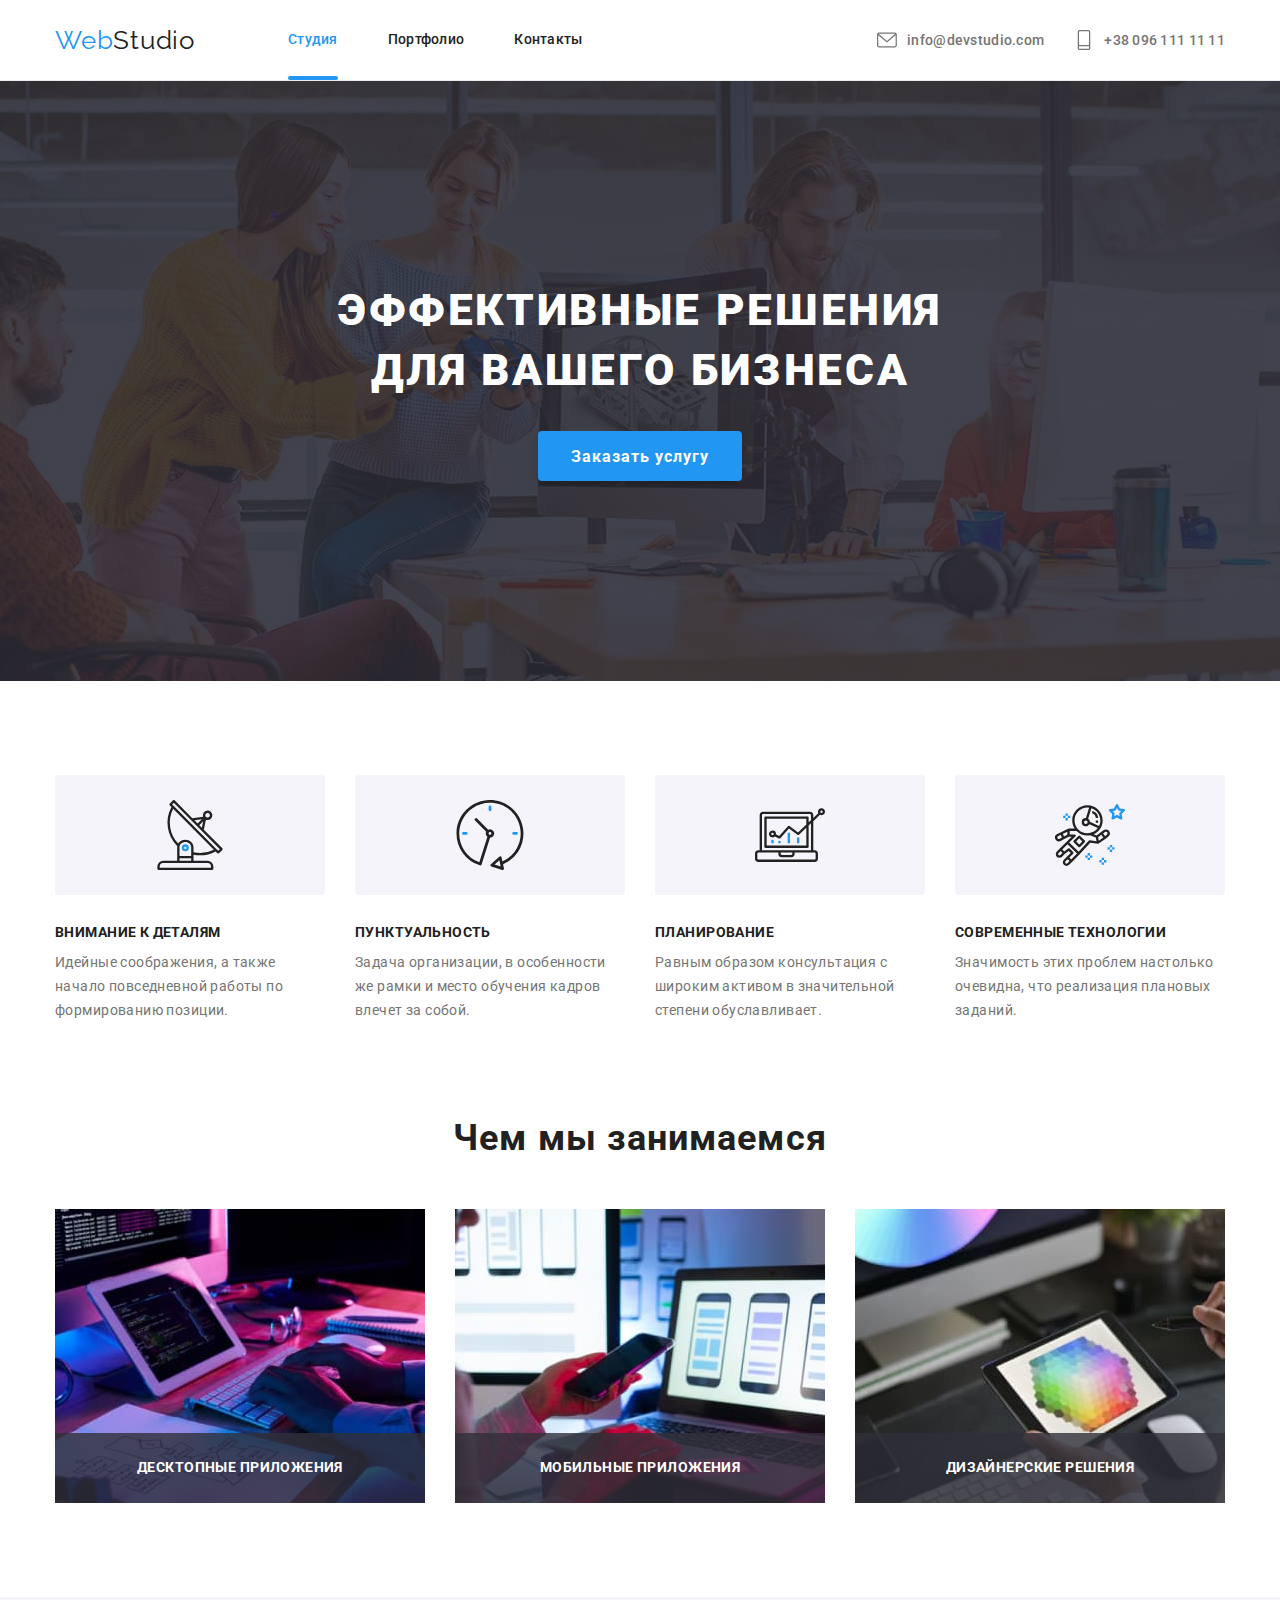
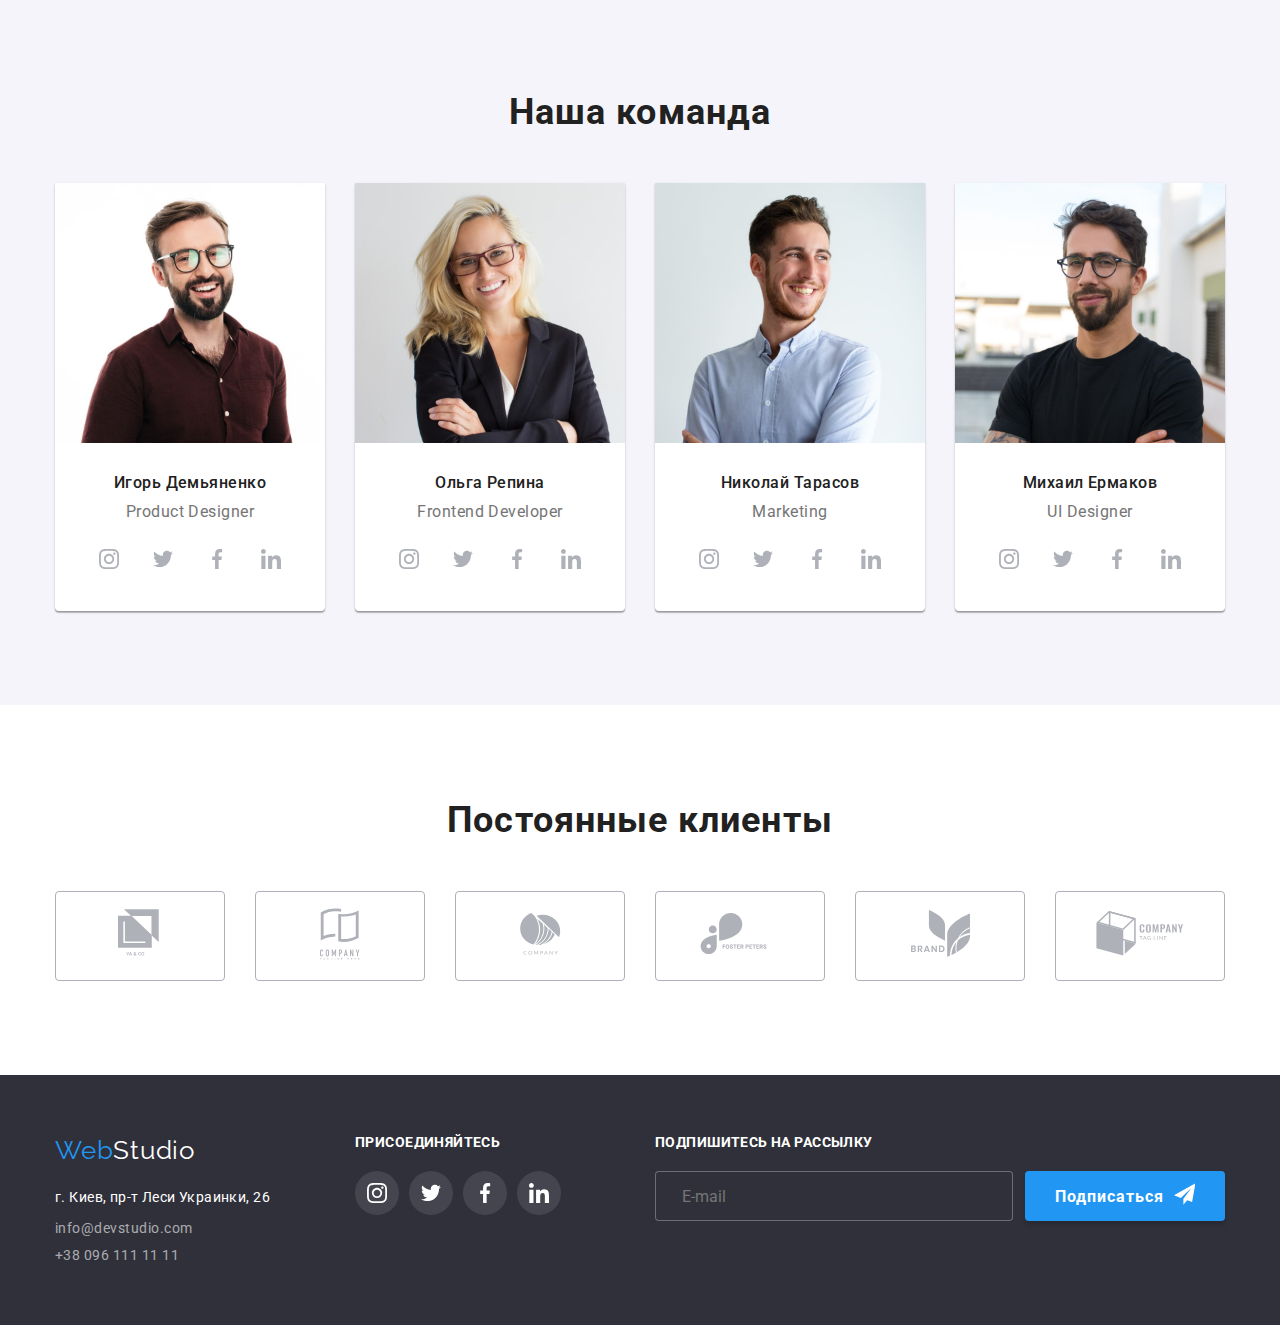
<file: index.html>
<!DOCTYPE html>
<html lang="ru">
  <head>
    <meta charset="UTF-8" />
    <meta name="viewport" content="width=device-width, initial-scale=1.0" />
    <title>WebStudio</title>
    <link
      href="https://fonts.googleapis.com/css2?family=Raleway:wght@700&family=Roboto:wght@400;500;700;900&display=swap"
      rel="stylesheet"
    />
    <link
      rel="stylesheet"
      href="https://cdnjs.cloudflare.com/ajax/libs/modern-normalize/1.0.0/modern-normalize.min.css"
    />
    <link rel="stylesheet" href="https://cdnjs.cloudflare.com/ajax/libs/animate.css/4.1.0/animate.min.css" />
    <link rel="stylesheet" href="./css/main.min.css" />
  </head>
  <body>
    <header class="header">
      <div class="container">
        <div class="header-flex">
          <nav class="nav">
            <a href="index.html" class="logo nav-item"><span class="accent">Web</span>Studio</a>
            <ul class="nav-item">
              <li class="nav-link"><a href="index.html" class="current">Студия</a></li>
              <li class="nav-link"><a href="portfolio.html">Портфолио</a></li>
              <li class="nav-link"><a href="">Контакты</a></li>
            </ul>
          </nav>
          <ul class="contacts">
            <li class="contacts-item">
              <svg class="contacts-svg">
                <use href="./images/sprite.svg#icon-envelope-icon"></use>
              </svg>
              <a href="mailto:info@devstudio.com">info@devstudio.com</a>
            </li>
            <li class="contacts-item">
              <svg class="contacts-svg">
                <use href="./images/sprite.svg#icon-phone-icon"></use>
              </svg>
              <a href="tel:+380961111111">+38 096 111 11 11</a>
            </li>
          </ul>
        </div>
      </div>
    </header>
    <main>
      <section class="hero">
        <div class="hero-content">
          <h1 class="hero-title">Эффективные решения для вашего бизнеса</h1>
          <button type="button" class="button button-text" data-modal-open>Заказать услугу</button>
        </div>
      </section>
      <section class="section features">
        <div class="container">
          <h2 class="visually-hidden">Особенности</h2>
          <ul class="features-list">
            <li class="features-item antenna-icon">
              <p class="features-title">Внимание к деталям</p>
              <p class="features-text">
                Идейные соображения, а также начало повседневной работы по формированию позиции.
              </p>
            </li>
            <li class="features-item clock-icon">
              <p class="features-title">Пунктуальность</p>
              <p class="features-text">
                Задача организации, в особенности же рамки и место обучения кадров влечет за собой.
              </p>
            </li>
            <li class="features-item diagram-icon">
              <p class="features-title">Планирование</p>
              <p class="features-text">
                Равным образом консультация с широким активом в значительной степени обуславливает.
              </p>
            </li>
            <li class="features-item astronaut-icon">
              <p class="features-title">Современные технологии</p>
              <p class="features-text">Значимость этих проблем настолько очевидна, что реализация плановых заданий.</p>
            </li>
          </ul>
        </div>
      </section>
      <section class="section work-sect">
        <div class="container">
          <h2 class="section-title">Чем мы занимаемся</h2>
          <ul class="work-examples">
            <li class="example-item">
              <div class="overlay-box">
                <img src="./images/img1.jpg" width="370" height="294" alt="" />
                <p class="overlay-text">Десктопные приложения</p>
              </div>
            </li>
            <li class="example-item">
              <div class="overlay-box">
                <img src="./images/img2.jpg" width="370" height="294" alt="" />
                <p class="overlay-text">Мобильные приложения</p>
              </div>
            </li>
            <li class="example-item">
              <div class="overlay-box">
                <img src="./images/img3.jpg" width="370" height="294" alt="" />
                <p class="overlay-text">Дизайнерские решения</p>
              </div>
            </li>
          </ul>
        </div>
      </section>
      <section class="section team-sect">
        <div class="container">
          <h2 class="section-title">Наша команда</h2>
          <ul class="team-cards">
            <li class="team-card">
              <img src="./images/igor.jpg" width="270" height="260" alt="фото Игоря Демьяненко" />
              <div class="card-content">
                <h3 class="card-title">Игорь Демьяненко</h3>
                <p lang="en" class="card-description">Product Designer</p>
                <ul class="socials-list">
                  <li class="social-item">
                    <a href="https://www.instagram.com/" class="social-link" target="blank">
                      <svg class="social-svg">
                        <use href="./images/sprite.svg#icon-instagram"></use>
                      </svg>
                    </a>
                  </li>
                  <li class="social-item">
                    <a href="https://twitter.com/" class="social-link" target="blank">
                      <svg class="social-svg">
                        <use href="./images/sprite.svg#icon-twitter"></use>
                      </svg>
                    </a>
                  </li>
                  <li class="social-item">
                    <a href="https://www.facebook.com/" class="social-link" target="blank">
                      <svg class="social-svg">
                        <use href="./images/sprite.svg#icon-facebook"></use>
                      </svg>
                    </a>
                  </li>
                  <li class="social-item">
                    <a href="https://www.linkedin.com/" class="social-link" target="blank">
                      <svg class="social-svg">
                        <use href="./images/sprite.svg#icon-linkedin"></use>
                      </svg>
                    </a>
                  </li>
                </ul>
              </div>
            </li>
            <li class="team-card">
              <img src="./images/olga.jpg" width="270" height="260" alt="фото Ольги Репиной" />
              <div class="card-content">
                <h3 class="card-title">Ольга Репина</h3>
                <p lang="en" class="card-description">Frontend Developer</p>
                <ul class="socials-list">
                  <li class="social-item">
                    <a href="https://www.instagram.com/" class="social-link" target="blank">
                      <svg class="social-svg">
                        <use href="./images/sprite.svg#icon-instagram"></use>
                      </svg>
                    </a>
                  </li>
                  <li class="social-item">
                    <a href="https://twitter.com/" class="social-link" target="blank">
                      <svg class="social-svg">
                        <use href="./images/sprite.svg#icon-twitter"></use>
                      </svg>
                    </a>
                  </li>
                  <li class="social-item">
                    <a href="https://www.facebook.com/" class="social-link" target="blank">
                      <svg class="social-svg">
                        <use href="./images/sprite.svg#icon-facebook"></use>
                      </svg>
                    </a>
                  </li>
                  <li class="social-item">
                    <a href="https://www.linkedin.com/" class="social-link" target="blank">
                      <svg class="social-svg">
                        <use href="./images/sprite.svg#icon-linkedin"></use>
                      </svg>
                    </a>
                  </li>
                </ul>
              </div>
            </li>
            <li class="team-card">
              <img src="./images/nikolay.jpg" width="270" height="260" alt="фото Николая Тарасова" />
              <div class="card-content">
                <h3 class="card-title">Николай Тарасов</h3>
                <p lang="en" class="card-description">Marketing</p>
                <ul class="socials-list">
                  <li class="social-item">
                    <a href="" class="social-link">
                      <svg class="social-svg">
                        <use href="./images/sprite.svg#icon-instagram"></use>
                      </svg>
                    </a>
                  </li>
                  <li class="social-item">
                    <a href="" class="social-link">
                      <svg class="social-svg">
                        <use href="./images/sprite.svg#icon-twitter"></use>
                      </svg>
                    </a>
                  </li>
                  <li class="social-item">
                    <a href="" class="social-link">
                      <svg class="social-svg">
                        <use href="./images/sprite.svg#icon-facebook"></use>
                      </svg>
                    </a>
                  </li>
                  <li class="social-item">
                    <a href="" class="social-link">
                      <svg class="social-svg">
                        <use href="./images/sprite.svg#icon-linkedin"></use>
                      </svg>
                    </a>
                  </li>
                </ul>
              </div>
            </li>
            <li class="team-card">
              <img src="./images/mikhail.jpg" width="270" height="260" alt="фото Михаила Ермакова" />
              <div class="card-content">
                <h3 class="card-title">Михаил Ермаков</h3>
                <p lang="en" class="card-description">UI Designer</p>
                <ul class="socials-list">
                  <li class="social-item">
                    <a href="https://www.instagram.com/" class="social-link" target="blank">
                      <svg class="social-svg">
                        <use href="./images/sprite.svg#icon-instagram"></use>
                      </svg>
                    </a>
                  </li>
                  <li class="social-item">
                    <a href="https://twitter.com/" class="social-link" target="blank">
                      <svg class="social-svg">
                        <use href="./images/sprite.svg#icon-twitter"></use>
                      </svg>
                    </a>
                  </li>
                  <li class="social-item">
                    <a href="https://www.facebook.com/" class="social-link" target="blank">
                      <svg class="social-svg">
                        <use href="./images/sprite.svg#icon-facebook"></use>
                      </svg>
                    </a>
                  </li>
                  <li class="social-item">
                    <a href="https://www.linkedin.com/" class="social-link" target="blank">
                      <svg class="social-svg">
                        <use href="./images/sprite.svg#icon-linkedin"></use>
                      </svg>
                    </a>
                  </li>
                </ul>
              </div>
            </li>
          </ul>
        </div>
      </section>

      <section class="section clients-sect">
        <div class="container">
          <h2 class="section-title">Постоянные клиенты</h2>
          <ul class="client-list">
            <li class="list-item">
              <a href="#" class="client-logo">
                <svg class="logo-svg" width="45" height="50">
                  <use href="./images/sprite.svg#icon-logo1"></use>
                </svg>
              </a>
            </li>
            <li class="list-item">
              <a href="#" class="client-logo">
                <svg class="logo-svg" width="40" height="52">
                  <use href="./images/sprite.svg#icon-logo2"></use>
                </svg>
              </a>
            </li>
            <li class="list-item">
              <a href="#" class="client-logo">
                <svg class="logo-svg" width="41" height="42">
                  <use href="./images/sprite.svg#icon-logo3"></use>
                </svg>
              </a>
            </li>
            <li class="list-item">
              <a href="#" class="client-logo">
                <svg class="logo-svg" width="80" height="42">
                  <use href="./images/sprite.svg#icon-logo4"></use>
                </svg>
              </a>
            </li>
            <li class="list-item">
              <a href="#" class="client-logo">
                <svg class="logo-svg" width="59" height="47">
                  <use href="./images/sprite.svg#icon-logo5"></use>
                </svg>
              </a>
            </li>
            <li class="list-item">
              <a href="#" class="client-logo">
                <svg class="logo-svg" width="88" height="45">
                  <use href="./images/sprite.svg#icon-logo6"></use>
                </svg>
              </a>
            </li>
          </ul>
        </div>
      </section>
    </main>
    <footer class="footer">
      <div class="container">
        <div class="footer-section address">
          <a href="index.html" class="logo-footer"><span class="accent">Web</span>Studio</a>
          <address>
            <ul>
              <li class="address-item">
                <a href="https://goo.gl/maps/ueYiK2Zo3x6W52Rv5" class="maps">г. Киев, пр-т Леси Украинки, 26</a>
              </li>
              <li class="address-item">
                <a href="mailto:info@devstudio.com" class="address-link">info@devstudio.com</a>
              </li>
              <li class="address-item">
                <a href="tel:+380961111111" class="address-link">+38 096 111 11 11</a>
              </li>
            </ul>
          </address>
        </div>
        <div class="footer-section socials">
          <p class="call-text">Присоединяйтесь</p>
          <ul class="socials-list">
            <li class="social-item">
              <a href="https://www.instagram.com/" class="social-link" target="blank">
                <svg class="social-svg">
                  <use href="./images/sprite.svg#icon-instagram"></use>
                </svg>
              </a>
            </li>
            <li class="social-item">
              <a href="https://twitter.com/" class="social-link" target="blank">
                <svg class="social-svg">
                  <use href="./images/sprite.svg#icon-twitter"></use>
                </svg>
              </a>
            </li>
            <li class="social-item">
              <a href="https://www.facebook.com/" class="social-link" target="blank">
                <svg class="social-svg">
                  <use href="./images/sprite.svg#icon-facebook"></use>
                </svg>
              </a>
            </li>
            <li class="social-item">
              <a href="https://www.linkedin.com/" class="social-link" target="blank">
                <svg class="social-svg">
                  <use href="./images/sprite.svg#icon-linkedin"></use>
                </svg>
              </a>
            </li>
          </ul>
        </div>
        <div class="footer-section">
          <p class="call-text">Подпишитесь на рассылку</p>
          <form action="#" class="submit-form">
            <div class="subscribe-form">
              <input type="text" class="subscribe-input" id="subscribe-input" placeholder="E-mail" />
            </div>
            <button type="submit" class="button button-text">
              Подписаться
              <svg class="subscribe-svg"><use href="./images/sprite.svg#icon-icon-send"></use></svg>
            </button>
          </form>
        </div>
      </div>
    </footer>
    <div class="backdrop is-hidden" data-modal>
      <div class="modal">
        <button type="button" class="close-btn" data-modal-close>X</button>
        <p class="form-text">Оставьте свои данные, мы вам перезвоним</p>
        <form action="#" class="modal-form">
          <div class="form-field">
            <label for="user-name" class="input-label">Имя</label>
            <div class="input-box">
              <input type="text" id="user-name" class="form-input" required />
              <svg class="form-svg">
                <use href="./images/sprite.svg#icon-name"></use>
              </svg>
            </div>
          </div>

          <div class="form-field">
            <label for="user-tel" class="input-label">Телефон</label>
            <div class="input-box">
              <input type="tel" id="user-tel" class="form-input" required />
              <svg class="form-svg">
                <use href="./images/sprite.svg#icon-tel"></use>
              </svg>
            </div>
          </div>

          <div class="form-field">
            <label for="user-mail" class="input-label">Почта</label>
            <div class="input-box">
              <input type="email" id="user-mail" class="form-input" required />
              <svg class="form-svg">
                <use href="./images/sprite.svg#icon-mail"></use>
              </svg>
            </div>
          </div>
          <label for="user-comment" class="user-comment">Комментарий</label>
          <textarea name="" id="user-comment" class="form-comment" placeholder="Введите текст"></textarea>
          <input type="checkbox" id="user-policy" class="checkbox visually-hidden" />
          <label for="user-policy" class="checkbox-label">
            <span>Соглашаюсь с рассылкой и принимаю </span> <a href="#" class="policy-link">Условия договора</a>
          </label>
          <button type="submit" class="button">Отправить</button>
        </form>
      </div>
    </div>
    <script src="./js/modal.js"></script>
  </body>
</html>
</file>
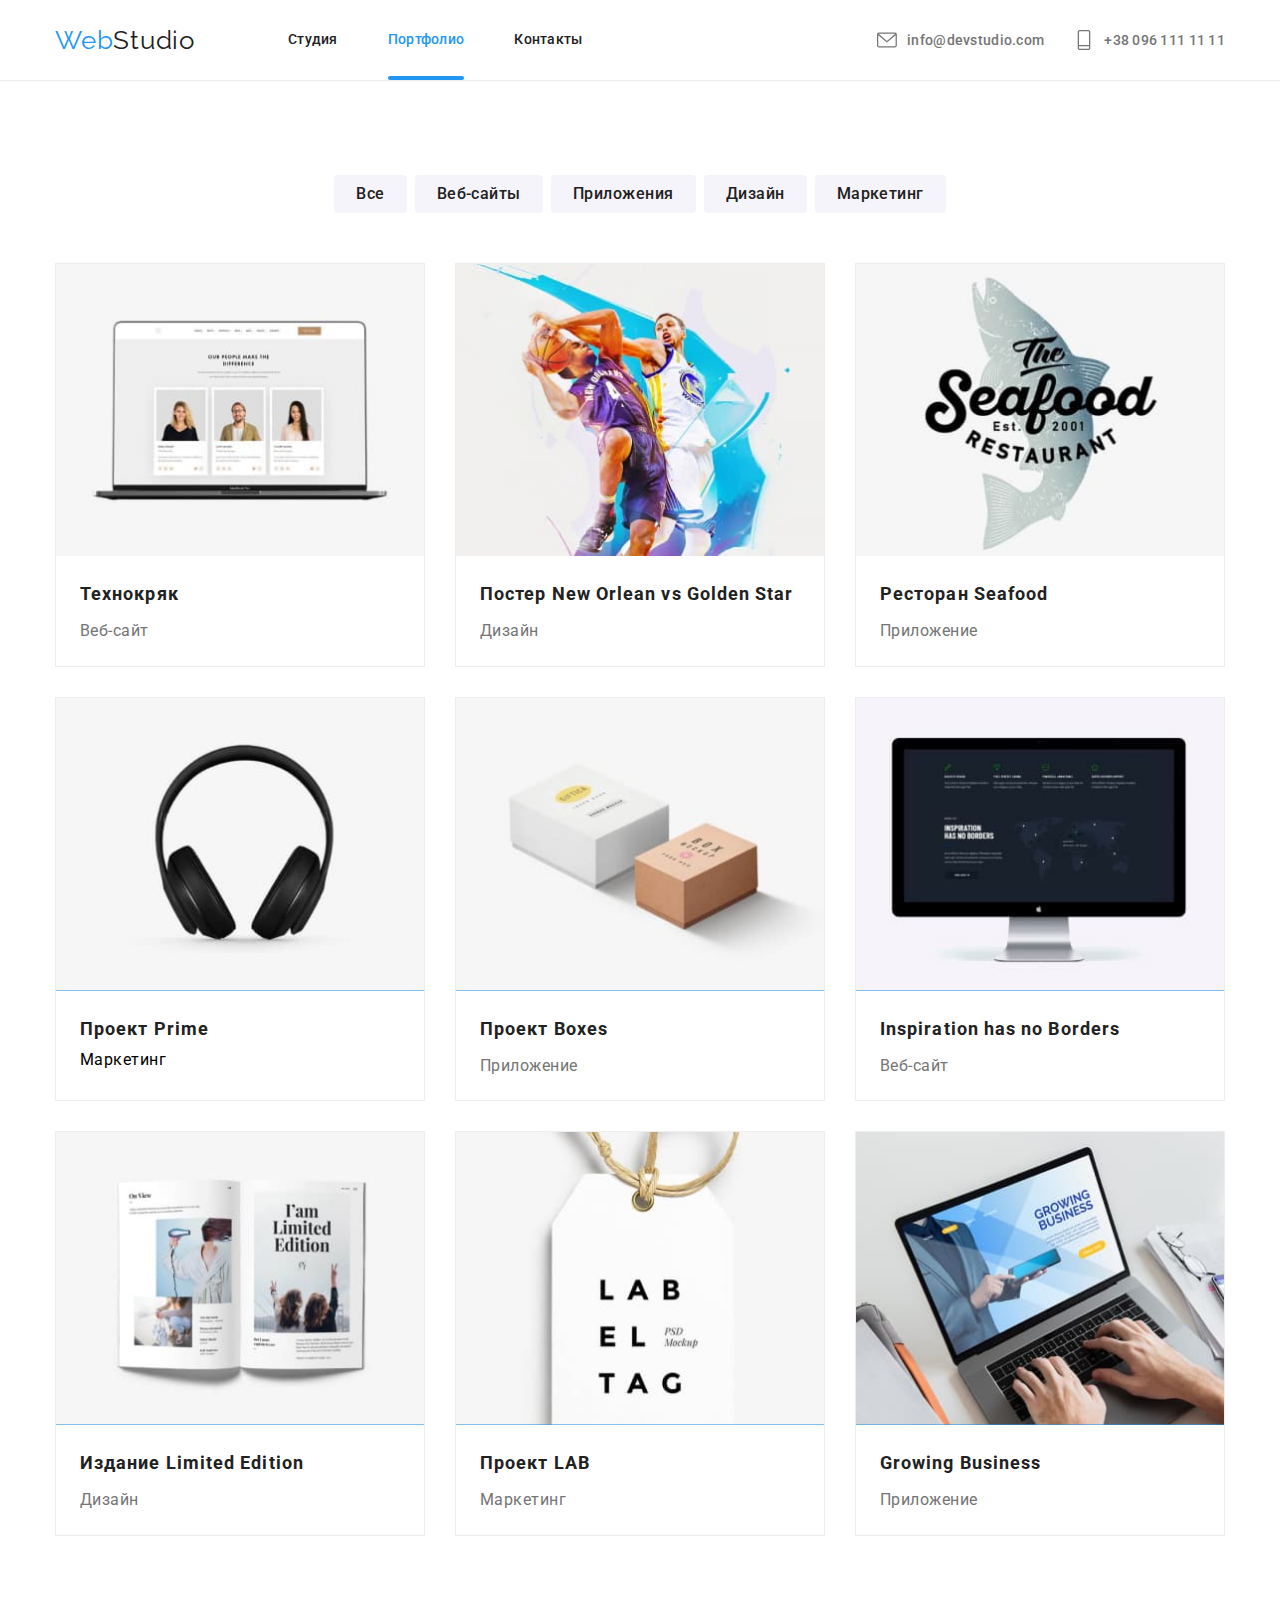
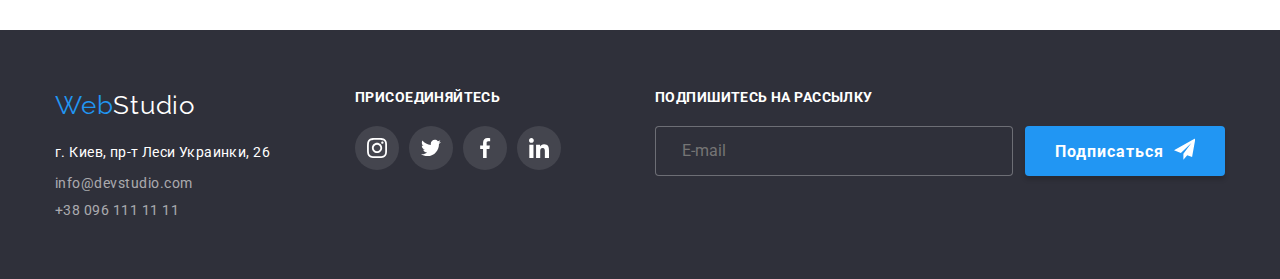
<file: portfolio.html>
<!DOCTYPE html>
<html lang="ru">
  <head>
    <meta charset="UTF-8" />
    <meta name="viewport" content="width=device-width, initial-scale=1.0" />
    <title>Portfolio</title>
    <link
      href="https://fonts.googleapis.com/css2?family=Raleway:wght@700&family=Roboto:wght@400;500;700;900&display=swap"
      rel="stylesheet"
    />
    <link
      rel="stylesheet"
      href="https://cdnjs.cloudflare.com/ajax/libs/modern-normalize/1.0.0/modern-normalize.min.css"
    />
    <link rel="stylesheet" href="./css/portfolio.min.css" />
  </head>
  <body>
    <header class="header">
      <div class="container">
        <div class="header-flex">
          <nav class="nav">
            <a href="index.html" class="logo nav-item"><span class="accent">Web</span>Studio</a>
            <ul class="nav-item">
              <li class="nav-link"><a href="index.html">Студия</a></li>
              <li class="nav-link"><a href="portfolio.html" class="current">Портфолио</a></li>
              <li class="nav-link"><a href="">Контакты</a></li>
            </ul>
          </nav>
          <ul class="contacts">
            <li class="contacts-item">
              <svg class="contacts-svg">
                <use href="./images/sprite.svg#icon-envelope-icon"></use>
              </svg>
              <a href="mailto:info@devstudio.com">info@devstudio.com</a>
            </li>
            <li class="contacts-item">
              <svg class="contacts-svg">
                <use href="./images/sprite.svg#icon-phone-icon"></use>
              </svg>
              <a href="tel:+380961111111">+38 096 111 11 11</a>
            </li>
          </ul>
        </div>
      </div>
    </header>
    <main>
      <section class="gallery-sect">
        <div class="container">
          <h1 class="visually-hidden">Галлерея</h1>
          <div class="gallery-menu">
            <a href="#" class="gallery-btn">Все</a>
            <a href="#" class="gallery-btn">Веб-сайты</a>
            <a href="#" class="gallery-btn">Приложения</a>
            <a href="#" class="gallery-btn">Дизайн</a>
            <a href="#" class="gallery-btn">Маркетинг</a>
          </div>
          <ul class="gallery">
            <li class="gallery-item">
              <a href="#">
                <div class="overlay-box">
                  <img src="./images/technokryak.jpg" alt="" />
                  <div class="overlay">
                    Технокряк это современная площадка распространения коронавируса. Компании используют эту платформу
                    для цифрового шпионажа и атак на защищённые сервера конкурентов.
                  </div>
                </div>
                <div class="gallery-item-description">
                  <h2 class="title">Технокряк</h2>
                  <p class="description">Веб-сайт</p>
                </div>
              </a>
            </li>
            <li class="gallery-item">
              <a href="#">
                <div class="overlay-box">
                  <img src="./images/neworlean.jpg" alt="" />
                  <div class="overlay">
                    Технокряк это современная площадка распространения коронавируса. Компании используют эту платформу
                    для цифрового шпионажа и атак на защищённые сервера конкурентов.
                  </div>
                </div>
                <div class="gallery-item-description">
                  <h2 class="title">Постер New Orlean vs Golden Star</h2>
                  <p class="description">Дизайн</p>
                </div>
              </a>
            </li>
            <li class="gallery-item">
              <a href="#">
                <div class="overlay-box">
                  <img src="./images/seafood.jpg" alt="" />
                  <div class="overlay">
                    Технокряк это современная площадка распространения коронавируса. Компании используют эту платформу
                    для цифрового шпионажа и атак на защищённые сервера конкурентов.
                  </div>
                </div>
                <div class="gallery-item-description">
                  <h2 class="title">Ресторан Seafood</h2>
                  <p class="description">Приложение</p>
                </div>
              </a>
            </li>
            <li class="gallery-item">
              <a href="#">
                <div class="overlay-box">
                  <img src="./images/prime.jpg" alt="" />
                  <div class="overlay">
                    Технокряк это современная площадка распространения коронавируса. Компании используют эту платформу
                    для цифрового шпионажа и атак на защищённые сервера конкурентов.
                  </div>
                </div>
                <div class="gallery-item-description">
                  <h2 class="title">Проект Prime</h2>
                  <p>Маркетинг</p>
                </div>
              </a>
            </li>
            <li class="gallery-item">
              <a href="#">
                <div class="overlay-box">
                  <img src="./images/boxes.jpg" alt="" />
                  <div class="overlay">
                    Технокряк это современная площадка распространения коронавируса. Компании используют эту платформу
                    для цифрового шпионажа и атак на защищённые сервера конкурентов.
                  </div>
                </div>
                <div class="gallery-item-description">
                  <h2 class="title">Проект Boxes</h2>
                  <p class="description">Приложение</p>
                </div>
              </a>
            </li>
            <li class="gallery-item">
              <a href="#">
                <div class="overlay-box">
                  <img src="./images/inspiration.jpg" alt="" />
                  <div class="overlay">
                    Технокряк это современная площадка распространения коронавируса. Компании используют эту платформу
                    для цифрового шпионажа и атак на защищённые сервера конкурентов.
                  </div>
                </div>
                <div class="gallery-item-description">
                  <h2 class="title">Inspiration has no Borders</h2>
                  <p class="description">Веб-сайт</p>
                </div>
              </a>
            </li>
            <li class="gallery-item">
              <a href="#">
                <div class="overlay-box">
                  <img src="./images/limitededition.jpg" alt="" />
                  <div class="overlay">
                    Технокряк это современная площадка распространения коронавируса. Компании используют эту платформу
                    для цифрового шпионажа и атак на защищённые сервера конкурентов.
                  </div>
                </div>
                <div class="gallery-item-description">
                  <h2 class="title">Издание Limited Edition</h2>
                  <p class="description">Дизайн</p>
                </div>
              </a>
            </li>
            <li class="gallery-item">
              <a href="#">
                <div class="overlay-box">
                  <img src="./images/lab.jpg" alt="" />
                  <div class="overlay">
                    Технокряк это современная площадка распространения коронавируса. Компании используют эту платформу
                    для цифрового шпионажа и атак на защищённые сервера конкурентов.
                  </div>
                </div>
                <div class="gallery-item-description">
                  <h2 class="title">Проект LAB</h2>
                  <p class="description">Маркетинг</p>
                </div>
              </a>
            </li>
            <li class="gallery-item">
              <a href="#">
                <div class="overlay-box">
                  <img src="./images/growing.jpg" alt="" />
                  <div class="overlay">
                    Технокряк это современная площадка распространения коронавируса. Компании используют эту платформу
                    для цифрового шпионажа и атак на защищённые сервера конкурентов.
                  </div>
                </div>
                <div class="gallery-item-description">
                  <h2 class="title">Growing Business</h2>
                  <p class="description">Приложение</p>
                </div>
              </a>
            </li>
          </ul>
        </div>
      </section>
    </main>
    <footer class="footer">
      <div class="container">
        <div class="footer-section address">
          <a href="index.html" class="logo-footer"><span class="accent">Web</span>Studio</a>
          <address>
            <ul>
              <li class="address-item">
                <a href="https://goo.gl/maps/ueYiK2Zo3x6W52Rv5" class="maps">г. Киев, пр-т Леси Украинки, 26</a>
              </li>
              <li class="address-item">
                <a href="mailto:info@devstudio.com" class="address-link">info@devstudio.com</a>
              </li>
              <li class="address-item">
                <a href="tel:+380961111111" class="address-link">+38 096 111 11 11</a>
              </li>
            </ul>
          </address>
        </div>
        <div class="footer-section socials">
          <p class="call-text">Присоединяйтесь</p>
          <ul class="socials-list">
            <li class="social-item">
              <a href="https://www.instagram.com/" class="social-link" target="blank">
                <svg class="social-svg">
                  <use href="./images/sprite.svg#icon-instagram"></use>
                </svg>
              </a>
            </li>
            <li class="social-item">
              <a href="https://twitter.com/" class="social-link" target="blank">
                <svg class="social-svg">
                  <use href="./images/sprite.svg#icon-twitter"></use>
                </svg>
              </a>
            </li>
            <li class="social-item">
              <a href="https://www.facebook.com/" class="social-link" target="blank">
                <svg class="social-svg">
                  <use href="./images/sprite.svg#icon-facebook"></use>
                </svg>
              </a>
            </li>
            <li class="social-item">
              <a href="https://www.linkedin.com/" class="social-link" target="blank">
                <svg class="social-svg">
                  <use href="./images/sprite.svg#icon-linkedin"></use>
                </svg>
              </a>
            </li>
          </ul>
        </div>
        <div class="footer-section">
          <p class="call-text">Подпишитесь на рассылку</p>
          <form action="#" class="submit-form">
            <div class="subscribe-form">
              <input type="text" class="subscribe-input" id="subscribe-input" placeholder="E-mail" />
            </div>
            <button type="submit" class="button button-text">
              Подписаться
              <svg class="subscribe-svg"><use href="./images/sprite.svg#icon-icon-send"></use></svg>
            </button>
          </form>
        </div>
      </div>
    </footer>
  </body>
</html>
</file>
<file: css/main.min.css>
html{box-sizing:border-box;margin:0;padding:0}*,*::before,*::after{box-sizing:border-box;margin:0;padding:0}img{display:block;max-width:100%;height:auto}body{font-family:Roboto, sans-serif;letter-spacing:0.03em;margin:0}ul{list-style:none;margin:0;padding:0}h1,h2,h3,h4,h5,h6{margin:0}a{text-decoration:none;color:inherit}button{cursor:pointer}address{font-style:normal}.visually-hidden{position:absolute !important;clip:rect(1px 1px 1px 1px);clip:rect(1px, 1px, 1px, 1px);padding:0 !important;border:0 !important;height:1px !important;width:1px !important;overflow:hidden}.container{width:1200px;padding-left:15px;padding-right:15px;margin-right:auto;margin-left:auto}.section{max-width:1600px;margin-left:auto;margin-right:auto}.section-title{color:#212121;font-weight:700;font-size:36px;line-height:1.17;text-align:center;letter-spacing:0.03em;margin-bottom:50px}.logo{font-family:Raleway, sans-serif;font-size:26px;line-height:1.19;letter-spacing:0.03em;text-decoration:none;margin-right:93px;padding:24px 0}.logo-footer{color:#fff;font-family:Raleway, sans-serif;font-size:26px;line-height:1.19;letter-spacing:0.03em;text-decoration:none;display:block;margin-bottom:20px}.nav{display:flex;align-items:center}.nav-item{margin:0;display:flex}.nav-link{color:#212121;font-family:inherit;font-weight:500;font-size:14px;line-height:1.14;letter-spacing:0.02em;display:flex;transition:color 250ms cubic-bezier(0.4, 0, 0.2, 1);padding:32px 0}.nav-link:hover,.nav-link:focus{color:#2196f3}.nav-link:not(:last-child){margin-right:50px}.contacts{margin:0;display:flex;align-items:center}.contacts-item{color:#757575;font-weight:500;font-size:14px;line-height:16px;letter-spacing:0.02em;text-decoration:none;display:flex;align-items:center;transition:color 250ms cubic-bezier(0.4, 0, 0.2, 1)}.contacts-item:hover,.contacts-item:focus{color:#2196f3}.contacts-item:not(:last-child){margin-right:30px}.contacts-svg{width:20px;height:20px;fill:#757575;margin-right:10px;transition:fill 250ms cubic-bezier(0.4, 0, 0.2, 1)}.contacts-item:hover .contacts-svg,.contacts-item:focus .contacts-svg{fill:#2196f3;cursor:pointer}.address-item:not(:last-child){margin-bottom:9px}.maps{font-weight:400;color:#fff;font-size:14px;line-height:1.71;letter-spacing:0.03em}.address-link{color:rgba(255,255,255,0.6);font-size:14px}.address-link:hover,.address-link:focus{color:#2196f3;transition:transform 500ms ease}.button{min-width:200px;height:50px;font-weight:700;font-size:16px;line-height:1.87;letter-spacing:0.06em;font-family:Roboto,sans-serif;background-color:#2196f3;border:1px solid transparent;box-shadow:0px 4px 4px rgba(0,0,0,0.15);border-radius:4px;color:#fff}.backdrop{position:fixed;top:0;left:0;width:100%;height:100%;background-color:rgba(0,0,0,0.5);opacity:1;visibility:visible;transition:opacity 1000ms cubic-bezier(0.4, 0, 0.2, 1),visibility 1000ms cubic-bezier(0.4, 0, 0.2, 1)}.is-hidden{opacity:0;visibility:hidden;pointer-events:none}.is-hidden .modal{transform:translatex(-50%) scale(0.1)}.modal{min-width:528px;min-height:581px;position:absolute;left:50%;top:221px;transform:translatex(-50%) scale(1);background-color:#fff;box-shadow:0px 1px 3px rgba(0,0,0,0.12),0px 1px 1px rgba(0,0,0,0.14),0px 2px 1px rgba(0,0,0,0.2);border-radius:4px;padding:40px;transition:1000ms}.modal .button{padding:10px 56px;margin:0 auto}.close-btn{position:absolute;right:10px;top:10px;width:30px;height:30px;border:1px solid rgba(0,0,0,0.1);border-radius:50%;background-color:#fff;fill:#212121;transition:color 250ms cubic-bezier(0.4, 0, 0.2, 1)}.close-btn:hover,.close-btn:focus{color:#2196f3}.modal-form{display:flex;flex-direction:column}.form-text{margin-bottom:30px;font-style:400;font-weight:bold;font-size:20px;line-height:1.15;text-align:center;letter-spacing:0.03em;color:#212121;border-radius:1px}.form-input{height:40px;width:100%;border:1px solid rgba(33,33,33,0.2);border-radius:4px;padding:12px 42px;transition:color 1000ms cubic-bezier(0.4, 0, 0.2, 1)}.form-input:hover,.form-input:focus{border-color:#2196f3;outline:none}.form-comment{width:100%;height:120px;resize:none;margin-bottom:28px;border:1px solid rgba(33,33,33,0.2);border-radius:4px;padding:12px 16px}.form-comment:hover,.form-comment:focus{border-color:#2196f3;outline:none}.form-field{position:relative;margin-bottom:28px}.form-svg{position:absolute;display:block;width:15px;height:13px;fill:#212121;top:53%;left:15px;pointer-events:none}.form-input:focus+.form-svg,.form-input:hover+.form-svg{fill:#2196f3}.input-label{left:0;top:-23px;margin-bottom:4px}.user-comment{margin-bottom:4px}.checkbox-label{margin-bottom:30px;display:flex;align-items:center}.checkbox-label::before{display:block;content:"";width:16px;height:16px;background-color:#fff;border:1px solid #212121;border-radius:4px;background-image:url(../images/check.svg);background-position:center;background-repeat:no-repeat;margin-right:7px}.checkbox:checked+.checkbox-label::before{background-color:#2196f3}.policy-link{text-decoration:underline;color:#2196f3}.submit-form{display:flex}.subscribe-form{position:relative;margin-right:12px}.subscribe-input{width:358px;height:50px;border:1px solid rgba(255,255,255,0.3);background-color:#2f303a;border-radius:4px;padding:15px 26px;color:#fff;font-weight:400;font-size:16px;line-height:1.25}.subscribe-input:focus{outline:none}.subscribe-svg{width:24px;height:24px;fill:#fff;margin-left:10px}.header{display:flex;border-bottom:1px solid #ececec}.header-flex{display:flex;align-items:center;justify-content:space-between}.logo{color:#212121;font-family:Raleway, sans-serif;font-size:26px;line-height:1.19;letter-spacing:0.03em;text-decoration:none;margin-right:93px;padding:24px 0}.accent{color:#2196f3}.current{color:#2196f3;position:relative}.current::after{content:"";background-color:#2196f3;width:100%;height:4px;display:block;border-radius:2px;position:absolute;top:44px}.button-text{color:#fff;text-align:center;font-weight:700;font-size:16px;line-height:1.87;letter-spacing:0.06em;padding:10px 32px}.button-text:hover,.button-text:focus{color:#fff}.hero{display:flex;text-align:center;justify-content:center;height:600px;background-color:#2f303a;background-image:linear-gradient(to right, rgba(47,48,58,0.8), rgba(47,48,58,0.8)),url(../images/hero-img.jpg);background-repeat:no-repeat;background-position:center;background-size:cover;max-width:1600px;margin-right:auto;margin-left:auto}.hero .button{padding:10px 32px}.hero-content{max-width:696px;text-align:center;margin:auto;position:relative}.hero-title{margin:0;color:#fff;font-weight:900;font-size:44px;line-height:1.36;letter-spacing:0.06em;text-transform:uppercase;margin-bottom:30px}.features{padding-top:94px}.features-list{display:flex;margin:-15px;padding:0}.features-item{width:270px;margin:15px}.features-item::before{display:block;content:"";height:120px;width:100%;margin-bottom:30px;background-color:#f5f4fa;border-radius:4px;background-image:url();background-size:contain;background-repeat:no-repeat}.antenna-icon:before{background-image:url(../images/antenna.svg);background-position:100px 25px}.clock-icon:before{background-image:url(../images/clock.svg);background-position:100px 25px}.diagram-icon:before{background-image:url(../images/diagram.svg);background-position:100px 25px}.astronaut-icon:before{background-image:url(../images/astronaut.svg);background-position:100px 25px}.features-title{color:#212121;font-weight:700;font-size:14px;line-height:1.14;letter-spacing:0.03em;text-transform:uppercase;margin-bottom:10px}.features-text{color:#757575;font-size:14px;line-height:1.71;letter-spacing:0.03em;margin:0}.work-sect{padding:94px 0}.work-examples{margin:0;display:flex;align-items:center;margin:-15px;padding:0}.example-item{width:370px;margin:15px}.work-sect .overlay-box{position:relative}.work-sect .overlay-text{position:absolute;font-weight:700;font-size:14px;line-height:1.14;text-align:center;letter-spacing:0.03em;text-transform:uppercase;color:#2196f3;bottom:0;left:0;width:100%;height:70px;background-color:rgba(47,48,58,0.8);color:#fff;padding:27px 0}.team-sect{background-color:#f5f4fa;padding:94px 0}.team-cards{margin:0;display:flex;margin:-15px;padding:0}.team-card{width:270px;margin:15px;background:#fff;box-shadow:0px 1px 3px rgba(0,0,0,0.12),0px 1px 1px rgba(0,0,0,0.14),0px 2px 1px rgba(0,0,0,0.2);border-radius:0px 0px 4px 4px}.card-title{color:#212121;font-weight:500;font-size:16px;line-height:1.19;letter-spacing:0.03em;text-align:center;margin-bottom:10px}.card-description{color:#757575;font-weight:400;font-size:16px;line-height:1.19;letter-spacing:0.03em;text-align:center;margin-bottom:16px}.card-content{padding:30px 0}.socials-list{display:flex;justify-content:center;align-items:center}.social-link{width:44px;height:44px;border-radius:50%;display:flex;justify-content:center;align-items:center;transition:background-color 250ms cubic-bezier(0.4, 0, 0.2, 1)}.social-link:hover,.social-link:focus{background-color:#2196f3}.social-svg{width:20px;height:20px;transition:fill 250ms cubic-bezier(0.4, 0, 0.2, 1)}.social-item:not(:last-child){margin-right:10px}.social-svg{width:20px;height:20px;fill:#afb1b8;transition:fill 250ms cubic-bezier(0.4, 0, 0.2, 1)}.social-link:hover .social-svg,.social-link:focus .social-svg{fill:#fff}.footer .socials-list{display:flex;align-items:baseline;justify-content:flex-start}.footer .social-link{background-color:rgba(255,255,255,0.1)}.footer .social-link:hover{transition:transform 500ms ease;background-color:#2196f3}.footer .social-svg{fill:#fff}.clients-sect{padding:94px 0}.client-list{display:flex;justify-content:center;align-items:center}.list-item{border:1px solid #afb1b8;border-radius:4px;width:170px;height:90px;display:flex;align-items:center;justify-content:center;transition:background-color 250ms cubic-bezier(0.4, 0, 0.2, 1)}.list-item:not(:last-child){margin-right:30px}.list-item:hover,.list-item:focus{border-color:#2196f3;transition:transform 500ms ease}.logo-svg{fill:#afb1b8;transition:fill 250ms cubic-bezier(0.4, 0, 0.2, 1)}.list-item:hover .logo-svg,.list-item:focus .logo-svg{fill:#2196f3}.footer{background-color:#2f303a;padding-top:60px;padding-bottom:60px}.footer .container{display:flex}.footer .button{padding:10px 29px;display:flex}.footer .socials-list{display:flex;align-items:baseline;justify-content:flex-start}.footer .social-link{background-color:rgba(255,255,255,0.1)}.footer .social-link:hover{transition:transform 500ms ease;background-color:#2196f3}.footer .social-svg{fill:#fff}.footer-section{min-width:270px;margin-right:30px}.call-text{font-weight:700;font-size:14px;line-height:1.14;letter-spacing:0.03em;text-transform:uppercase;color:#fff;margin-bottom:20px}
/*# sourceMappingURL=main.min.css.map */
</file>
<file: css/portfolio.min.css>
html{box-sizing:border-box;margin:0;padding:0}*,*::before,*::after{box-sizing:border-box;margin:0;padding:0}img{display:block;max-width:100%;height:auto}body{font-family:Roboto, sans-serif;letter-spacing:0.03em;margin:0}ul{list-style:none;margin:0;padding:0}h1,h2,h3,h4,h5,h6{margin:0}a{text-decoration:none;color:inherit}button{cursor:pointer}address{font-style:normal}.visually-hidden{position:absolute !important;clip:rect(1px 1px 1px 1px);clip:rect(1px, 1px, 1px, 1px);padding:0 !important;border:0 !important;height:1px !important;width:1px !important;overflow:hidden}.container{width:1200px;padding-left:15px;padding-right:15px;margin-right:auto;margin-left:auto}.section{max-width:1600px;margin-left:auto;margin-right:auto}.section-title{color:#212121;font-weight:700;font-size:36px;line-height:1.17;text-align:center;letter-spacing:0.03em;margin-bottom:50px}.logo{font-family:Raleway, sans-serif;font-size:26px;line-height:1.19;letter-spacing:0.03em;text-decoration:none;margin-right:93px;padding:24px 0}.logo-footer{color:#fff;font-family:Raleway, sans-serif;font-size:26px;line-height:1.19;letter-spacing:0.03em;text-decoration:none;display:block;margin-bottom:20px}.nav{display:flex;align-items:center}.nav-item{margin:0;display:flex}.nav-link{color:#212121;font-family:inherit;font-weight:500;font-size:14px;line-height:1.14;letter-spacing:0.02em;display:flex;transition:color 250ms cubic-bezier(0.4, 0, 0.2, 1);padding:32px 0}.nav-link:hover,.nav-link:focus{color:#2196f3}.nav-link:not(:last-child){margin-right:50px}.contacts{margin:0;display:flex;align-items:center}.contacts-item{color:#757575;font-weight:500;font-size:14px;line-height:16px;letter-spacing:0.02em;text-decoration:none;display:flex;align-items:center;transition:color 250ms cubic-bezier(0.4, 0, 0.2, 1)}.contacts-item:hover,.contacts-item:focus{color:#2196f3}.contacts-item:not(:last-child){margin-right:30px}.contacts-svg{width:20px;height:20px;fill:#757575;margin-right:10px;transition:fill 250ms cubic-bezier(0.4, 0, 0.2, 1)}.contacts-item:hover .contacts-svg,.contacts-item:focus .contacts-svg{fill:#2196f3;cursor:pointer}.address-item:not(:last-child){margin-bottom:9px}.maps{font-weight:400;color:#fff;font-size:14px;line-height:1.71;letter-spacing:0.03em}.address-link{color:rgba(255,255,255,0.6);font-size:14px}.address-link:hover,.address-link:focus{color:#2196f3;transition:transform 500ms ease}.button{min-width:200px;height:50px;font-weight:700;font-size:16px;line-height:1.87;letter-spacing:0.06em;font-family:Roboto,sans-serif;background-color:#2196f3;border:1px solid transparent;box-shadow:0px 4px 4px rgba(0,0,0,0.15);border-radius:4px;color:#fff}.submit-form{display:flex}.subscribe-form{position:relative;margin-right:12px}.subscribe-input{width:358px;height:50px;border:1px solid rgba(255,255,255,0.3);background-color:#2f303a;border-radius:4px;padding:15px 26px;color:#fff;font-weight:400;font-size:16px;line-height:1.25}.subscribe-input:focus{outline:none}.subscribe-svg{width:24px;height:24px;fill:#fff;margin-left:10px}.header{display:flex;border-bottom:1px solid #ececec}.header-flex{display:flex;align-items:center;justify-content:space-between}.logo{color:#212121;font-family:Raleway, sans-serif;font-size:26px;line-height:1.19;letter-spacing:0.03em;text-decoration:none;margin-right:93px;padding:24px 0}.accent{color:#2196f3}.current{color:#2196f3;position:relative}.current::after{content:"";background-color:#2196f3;width:100%;height:4px;display:block;border-radius:2px;position:absolute;top:44px}.gallery-menu{display:flex;justify-content:center;margin-bottom:50px}.gallery-btn{background:#f5f4fa;border-radius:4px;padding:6px 22px;font-weight:500;font-size:16px;line-height:1.62;text-align:center;letter-spacing:0.03em;color:#212121;transition:background-color 250ms cubic-bezier(0.4, 0, 0.2, 1)}.gallery-btn:hover,.gallery-btn:focus{color:#fff;background-color:#2196f3}.gallery-btn:not(:last-child){margin-right:8px}.gallery{display:flex;flex-wrap:wrap}.gallery .overlay-box{overflow:hidden;position:relative}.gallery-sect{padding-top:94px;padding-bottom:94px}.gallery-item{width:calc((100% - 60px) / 3);border:1px solid #eeeeee;display:block;overflow:hidden;position:relative}.gallery-item:hover,.gallery-item:focus{box-shadow:0px 1px 1px rgba(0,0,0,0.12),0px 4px 4px rgba(0,0,0,0.06),1px 4px 6px rgba(0,0,0,0.16)}.gallery-item:not(:nth-last-child(-n+3)){margin-bottom:30px}.gallery-item:not(:nth-child(3n)){margin-right:30px}.gallery-item .title{font-size:18px;line-height:2;letter-spacing:0.06em;color:#212121;margin-bottom:4px}.gallery-item-description{padding:20px 24px}.gallery-item-description .description{font-weight:400;font-size:16px;line-height:1.87;letter-spacing:0.03em;color:#757575}.gallery-item:hover .overlay{transform:translatex(0)}.overlay{position:absolute;top:0;left:0;width:100%;height:100%;background-color:rgba(33,150,243,0.9);color:#fff;font-size:18px;padding:63px 24px;line-height:1.56;letter-spacing:0.03em;transform:translatey(100%);transition:transform 500ms cubic-bezier(0.4, 0, 0.2, 1)}.social-link{width:44px;height:44px;border-radius:50%;display:flex;justify-content:center;align-items:center;transition:background-color 250ms cubic-bezier(0.4, 0, 0.2, 1)}.social-link:hover,.social-link:focus{background-color:#2196f3}.social-svg{width:20px;height:20px;transition:fill 250ms cubic-bezier(0.4, 0, 0.2, 1)}.social-item:not(:last-child){margin-right:10px}.social-svg{width:20px;height:20px;fill:#afb1b8;transition:fill 250ms cubic-bezier(0.4, 0, 0.2, 1)}.social-link:hover .social-svg,.social-link:focus .social-svg{fill:#fff}.footer .socials-list{display:flex;align-items:baseline;justify-content:flex-start}.footer .social-link{background-color:rgba(255,255,255,0.1)}.footer .social-link:hover{transition:transform 500ms ease;background-color:#2196f3}.footer .social-svg{fill:#fff}.footer{background-color:#2f303a;padding-top:60px;padding-bottom:60px}.footer .container{display:flex}.footer .button{padding:10px 29px;display:flex}.footer .socials-list{display:flex;align-items:baseline;justify-content:flex-start}.footer .social-link{background-color:rgba(255,255,255,0.1)}.footer .social-link:hover{transition:transform 500ms ease;background-color:#2196f3}.footer .social-svg{fill:#fff}.footer-section{min-width:270px;margin-right:30px}.call-text{font-weight:700;font-size:14px;line-height:1.14;letter-spacing:0.03em;text-transform:uppercase;color:#fff;margin-bottom:20px}
/*# sourceMappingURL=portfolio.min.css.map */
</file>
